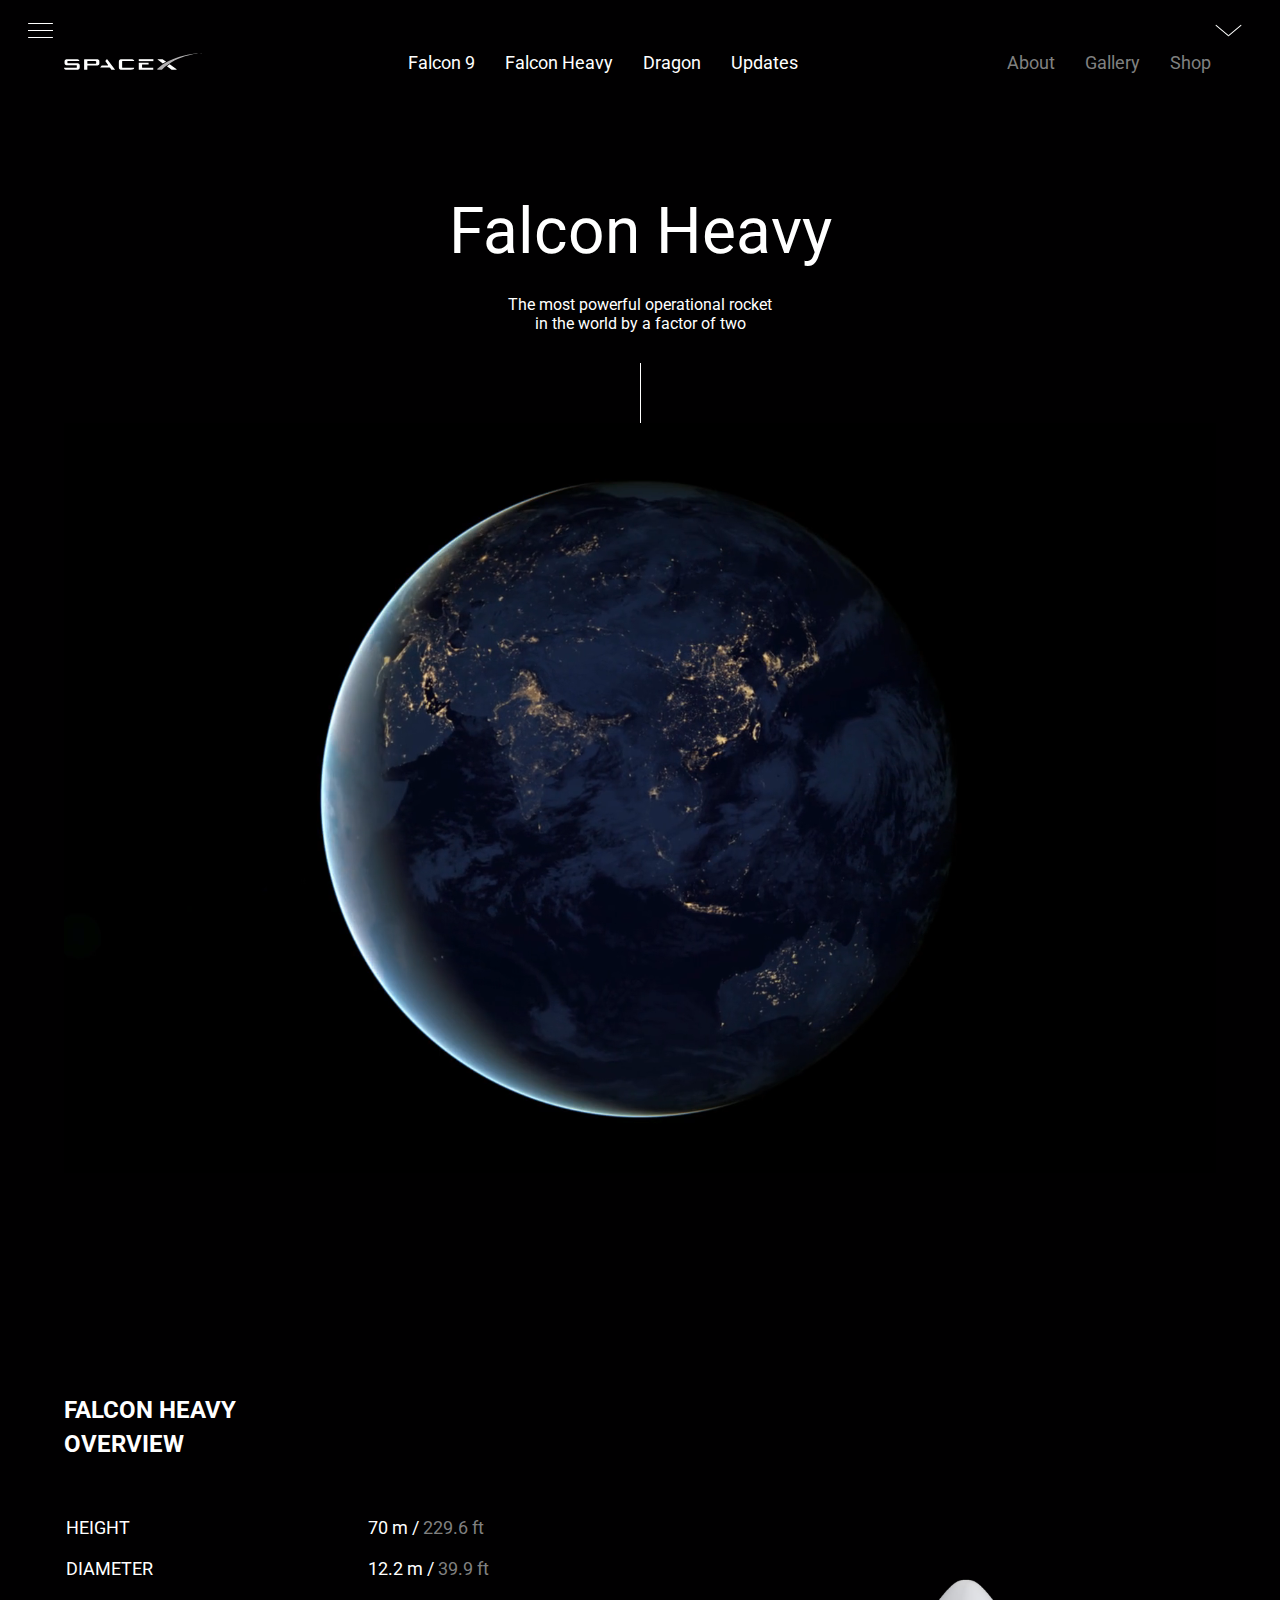
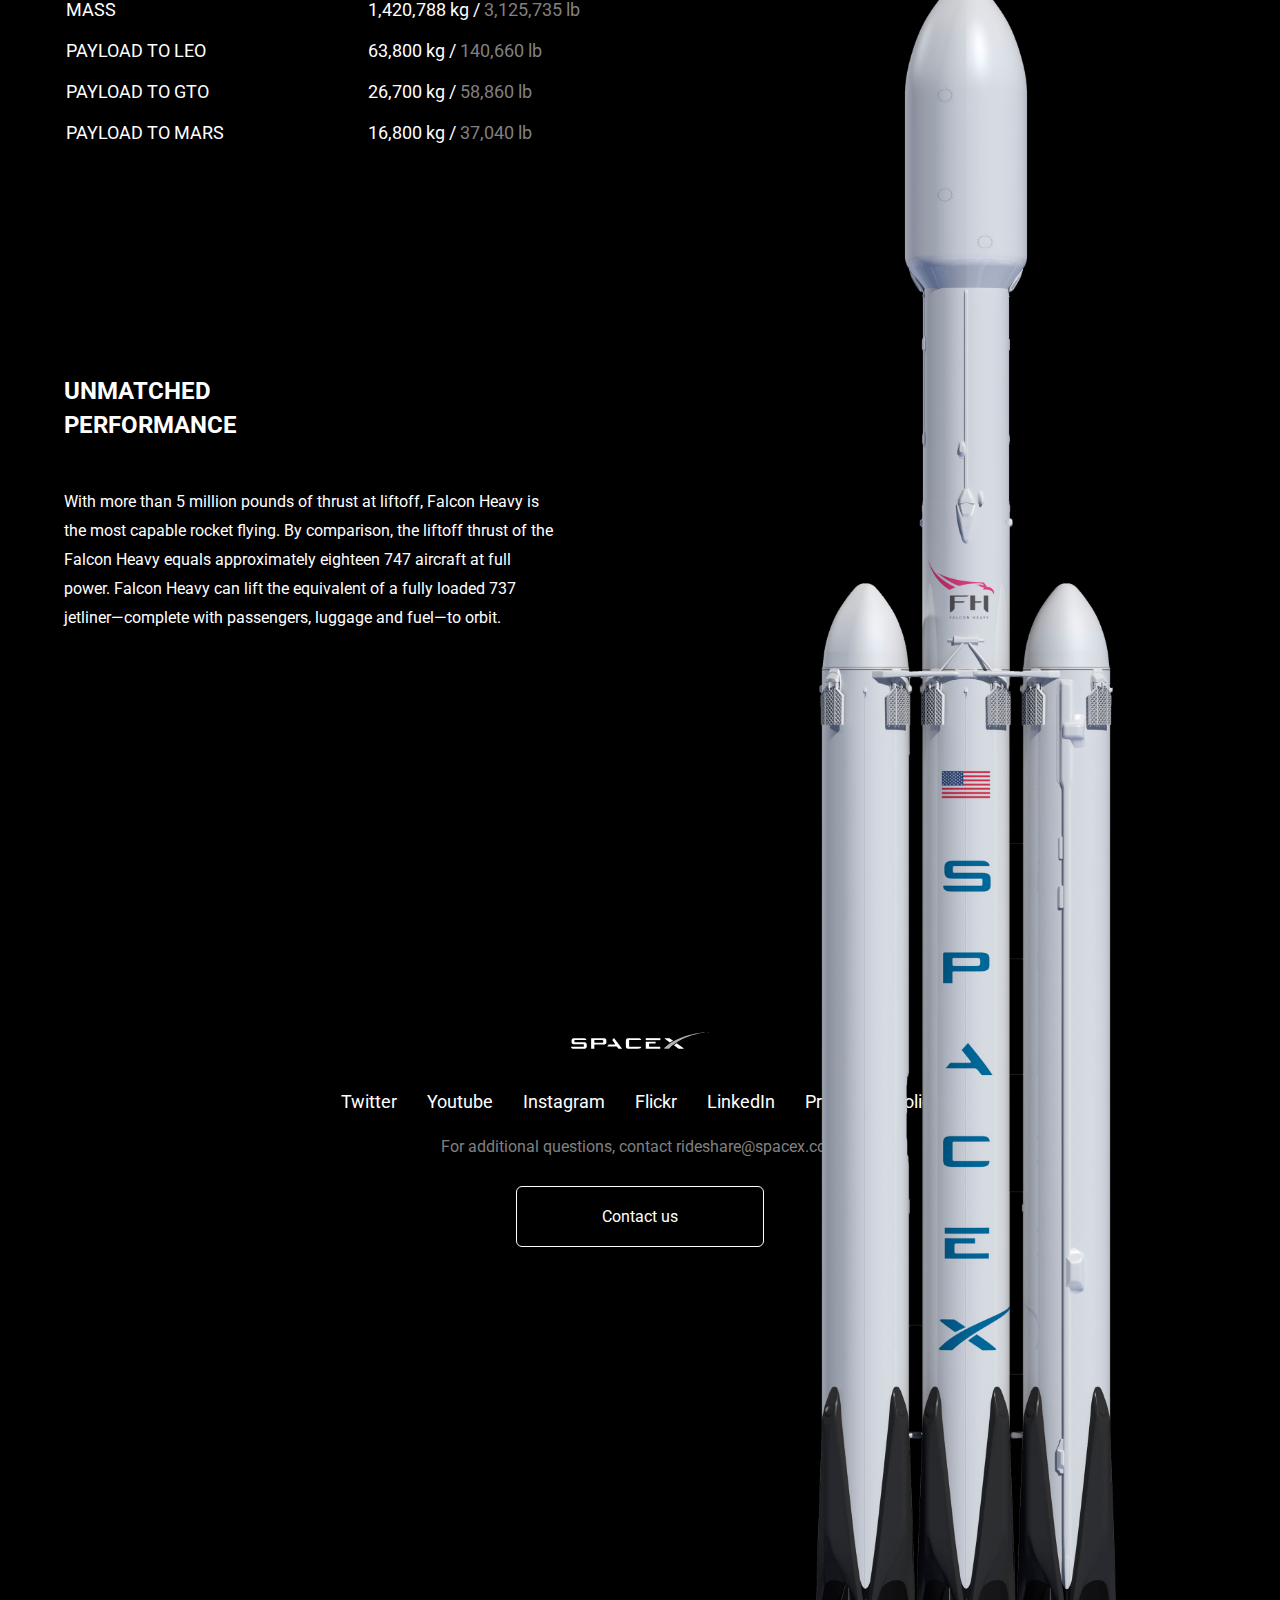
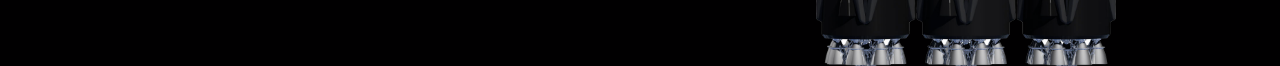
<file: index.html>
<!DOCTYPE html><html lang="en"><head><meta charset="UTF-8"><meta name="viewport" content="width=device-width,initial-scale=1"><title>Space X</title><link href="https://fonts.googleapis.com/css2?family=Roboto:wght@400;700&display=swap" rel="stylesheet"><link rel="stylesheet" href="css/vidbg.css"><link rel="stylesheet" href="css/style.min.css"></head><body><header class="header container"><div class="menu-button"><span class="menu-button_line"></span></div><a class="logo" href="#"><img src="img/logo.svg" alt="Logo Space X"></a><div class="sub-menu-button"></div><nav class="main-menu"><ul class="menu-list"><li class="menu-item"><a href="#" class="menu-link">Falcon 9</a></li><li class="menu-item"><a href="#" class="menu-link">Falcon Heavy</a></li><li class="menu-item"><a href="#" class="menu-link">Dragon</a></li><li class="menu-item"><a href="#" class="menu-link">Updates</a></li></ul></nav><nav class="sub-menu"><ul class="menu-list"><li class="menu-item"><a href="#" class="menu-link">About</a></li><li class="menu-item"><a href="#" class="menu-link">Gallery</a></li><li class="menu-item"><a href="#" class="menu-link">Shop</a></li></ul></nav></header><section class="main container"><h1 class="main__title">Falcon Heavy</h1><h2 class="main__subtitle">The most powerful operational rocket in the world by a factor of two</h2><div class="video"></div></section><section class="description container"><h2 class="description__title">Falcon Heavy<br>Overview</h2><table class="description__table table"><tr class="table__row"><td class="table__cell">HEIGHT</td><td class="table__cell">70 m / <span>229.6 ft</span></td></tr><tr class="table__row"><td class="table__cell">DIAMETER</td><td class="table__cell">12.2 m / <span>39.9 ft</span></td></tr><tr class="table__row"><td class="table__cell">MASS</td><td class="table__cell">1,420,788 kg / <span>3,125,735 lb</span></td></tr><tr class="table__row"><td class="table__cell">PAYLOAD TO LEO</td><td class="table__cell">63,800 kg / <span>140,660 lb</span></td></tr><tr class="table__row"><td class="table__cell">PAYLOAD TO GTO</td><td class="table__cell">26,700 kg / <span>58,860 lb</span></td></tr><tr class="table__row"><td class="table__cell">PAYLOAD TO MARS</td><td class="table__cell">16,800 kg / <span>37,040 lb</span></td></tr></table><img class="rocket" src="img/falcon-heavy.png" alt="Rocket Space X" data-rellax-speed="8"><h2 class="description__title">UNMATCHED<br>PERFORMANCE</h2><div class="description__text">With more than 5 million pounds of thrust at liftoff, Falcon Heavy is the most capable rocket flying. By comparison, the liftoff thrust of the Falcon Heavy equals approximately eighteen 747 aircraft at full power. Falcon Heavy can lift the equivalent of a fully loaded 737 jetliner—complete with passengers, luggage and fuel—to orbit.</div></section><footer class="footer container"><a class="logo" href="#"><img src="img/logo.svg" alt="Logo Space X"></a><nav class="footer__nav"><ul class="menu-list"><li class="menu-item"><a href="#" class="menu-link">Twitter</a></li><li class="menu-item"><a href="#" class="menu-link">Youtube</a></li><li class="menu-item"><a href="#" class="menu-link">Instagram</a></li><li class="menu-item"><a href="#" class="menu-link">Flickr</a></li><li class="menu-item"><a href="#" class="menu-link">LinkedIn</a></li><li class="menu-item"><a href="#" class="menu-link">Privacy</a></li><li class="menu-item"><a href="#" class="menu-link">Policy</a></li></ul></nav><p class="contact">For additional questions, contact <a href="#">rideshare@spacex.com</a></p><div class="contact_button"><a class="contact_button__link" href="#">Contact us</a></div></footer><script src="js/vidbg.js"></script><script src="js/rellax.min.js"></script><script src="js/main.js"></script></body></html>
</file>
<file: css/vidbg.css>
.vidbg-container{position:absolute;z-index:-1;top:0;right:0;bottom:0;left:0;overflow:hidden;background-size:cover;background-repeat:no-repeat;background-position:center center}.vidbg-container video{position:absolute;margin:0;top:50%;left:50%;transform:translate(-50%, -50%);transition:0.25s opacity ease-in-out;max-width:none;opacity:0}.vidbg-overlay{position:absolute;top:0;right:0;bottom:0;left:0}
</file>
<file: css/style.min.css>
*{margin:0;padding:0;box-sizing:border-box;border:none}a{text-decoration:none;color:inherit}ul{list-style:none}body{font-family:Roboto,sans-serif;font-weight:400;background-color:#010001;color:#fff;padding-top:53px}.container{width:90%;max-width:1230px;margin:auto}.header{display:flex;justify-content:space-between;align-items:center}.menu-button{width:40px;height:40px;display:flex;align-items:center;justify-content:center;position:absolute;top:0;left:0;margin-left:20px;margin-top:10px}.menu-button_line{margin:0 auto;display:block;width:25px;height:1px;background-color:#fff;position:relative;transition:.2s}.menu-button_line::after,.menu-button_line::before,.sub-menu-button::after,.sub-menu-button::before{content:"";display:block;width:25px;height:1px;background-color:#fff;position:absolute;border-radius:5px;transition:.35s}.menu-button_line::before{transform:translateY(-7px)}.menu-button_line::after{transform:translateY(7px)}.sub-menu-button{position:absolute;top:0;right:0;width:40px;height:40px;margin-right:20px;margin-top:10px}.sub-menu-button::after,.sub-menu-button::before{top:50%;width:17px}.sub-menu-button::before{transform:translateX(-37%) rotate(40deg)}.sub-menu-button::after{transform:translateX(37%) rotate(-40deg)}.header .main-menu.main-menu_active{transform:scaleY(1);max-height:500px;margin-bottom:20px}.menu-button.main-menu_active .menu-button_line{height:0}.sub-menu-button.sub-menu_active::before{transform:translateX(37%) rotate(40deg)}.sub-menu-button.sub-menu_active::after{transform:translateX(-37%) rotate(-40deg)}.menu-button.main-menu_active .menu-button_line::before{transform:rotate(45deg)}.menu-button.main-menu_active .menu-button_line::after{transform:rotate(-45deg)}.menu-list{display:flex}.menu-item+.menu-item{margin-left:20px}.menu-link{font-size:12px;line-height:14px}.sub-menu{color:grey}.sub-menu .menu-link{transition:.3s}.sub-menu .menu-link:hover{color:#fff}.main{display:flex;justify-content:center;align-items:center;flex-direction:column}.main__subtitle,.main__title{text-align:center;font-weight:400}.main__title{font-size:calc(45px + 19 * ((100vw - 320px)/ (1280 - 320)));margin-top:120px}.main__subtitle{font-size:16px;max-width:270px;margin-top:26px}.main__subtitle::after{content:"";display:block;width:1px;height:60px;margin:auto;margin-top:30px;background-color:#fff}.video{width:100%;min-height:750px}.description{position:relative;margin-bottom:200px}.description__title{text-transform:uppercase;font-weight:700;font-size:24px;line-height:34px;margin-bottom:45px;margin-top:220px}.table__cell{font-size:18px;font-size:calc(14px + 4 * ((100vw - 320px)/ (1280 - 320)));padding:9px 0;min-width:300px}.table__cell span{color:grey}.description__text{font-weight:400;font-size:16px;line-height:29px;max-width:490px}.rocket{position:absolute;top:100px;right:100px;z-index:99;max-width:300px}.footer{display:flex;flex-direction:column;margin-bottom:130px;align-items:center}.description,.footer{z-index:100}.footer .logo{margin-top:200px}.footer__nav{margin-top:40px;margin-bottom:25px}.menu-link{font-size:18px;padding:3px 5px}.contact{color:grey;margin-bottom:30px}.contact_button__link{display:block;padding:20px 85px;border:1px solid #fff;border-radius:6px;position:relative;transition:.2s;overflow:hidden}.contact_button__link:hover{color:#010001}.contact_button__link::before{content:"";display:block;position:absolute;top:0;left:0;height:100%;width:100%;background-color:#fff;transition:.3s;z-index:-3;transform-origin:center;transform:scaleX(0)}.contact_button__link:hover:before{transform:scaleX(1)}@media (max-width:1140px){.table__cell{min-width:200px}.description__text{max-width:420px}}@media (max-width:980px){.header{flex-direction:column}.logo{transform:translateX(15px)}.main-menu{margin:20px}.rocket{width:250px}.footer .logo{margin:0}}@media (max-width:885px){.description,.footer{z-index:1000}.rocket{right:auto;left:35%;opacity:.23}}@media (max-width:650px){.video{min-height:600px}.description{margin-bottom:100px}.footer{text-align:center;margin-bottom:100px}.footer .footer__nav{width:100%}.footer .menu-list{flex-direction:column}.footer .menu-item{margin:2px}.footer .menu-link{padding:10px;border-top:1px solid #2d2d2d;border-bottom:1px solid #2d2d2d;display:block;width:100%}}@media (max-width:510px){.video{min-height:450px}.header{position:fixed;top:0;width:100%;padding:0 0 10 0;z-index:9999;-webkit-backdrop-filter:blur(50px) saturate(180%);backdrop-filter:blur(50px) saturate(180%)}.header .logo{position:absolute;margin-top:20px}.header .main-menu{top:100px;left:0;width:100%;margin:55px 0 0 0;transform:scaleY(0);transform-origin:top;max-height:0;transition:.4s;width:90%}.sub-menu{width:100%;height:40px;line-height:40px;display:flex;justify-content:center;border:1px solid;transform:scaleY(0);transform-origin:top;max-height:0;border-radius:4px;transition:.4s;margin-bottom:0;width:90%}.sub-menu.sub-menu_active{transform:scaleY(1);max-height:500px;margin-bottom:20px}.header .main-menu .menu-list{flex-direction:column}.header .main-menu .menu-item{margin:2px auto;width:100%}.header .main-menu .menu-link{padding:15px;display:block;width:100%;text-align:center;border-top:1px solid #2d2d2d;border-bottom:1px solid #2d2d2d}.table{width:100%}.table__cell{min-width:150px;width:210px}.rocket{left:18%;top:20px}.description{margin-bottom:250px}}@media (max-width:380px){.rocket{width:100%;left:0}}
</file>
